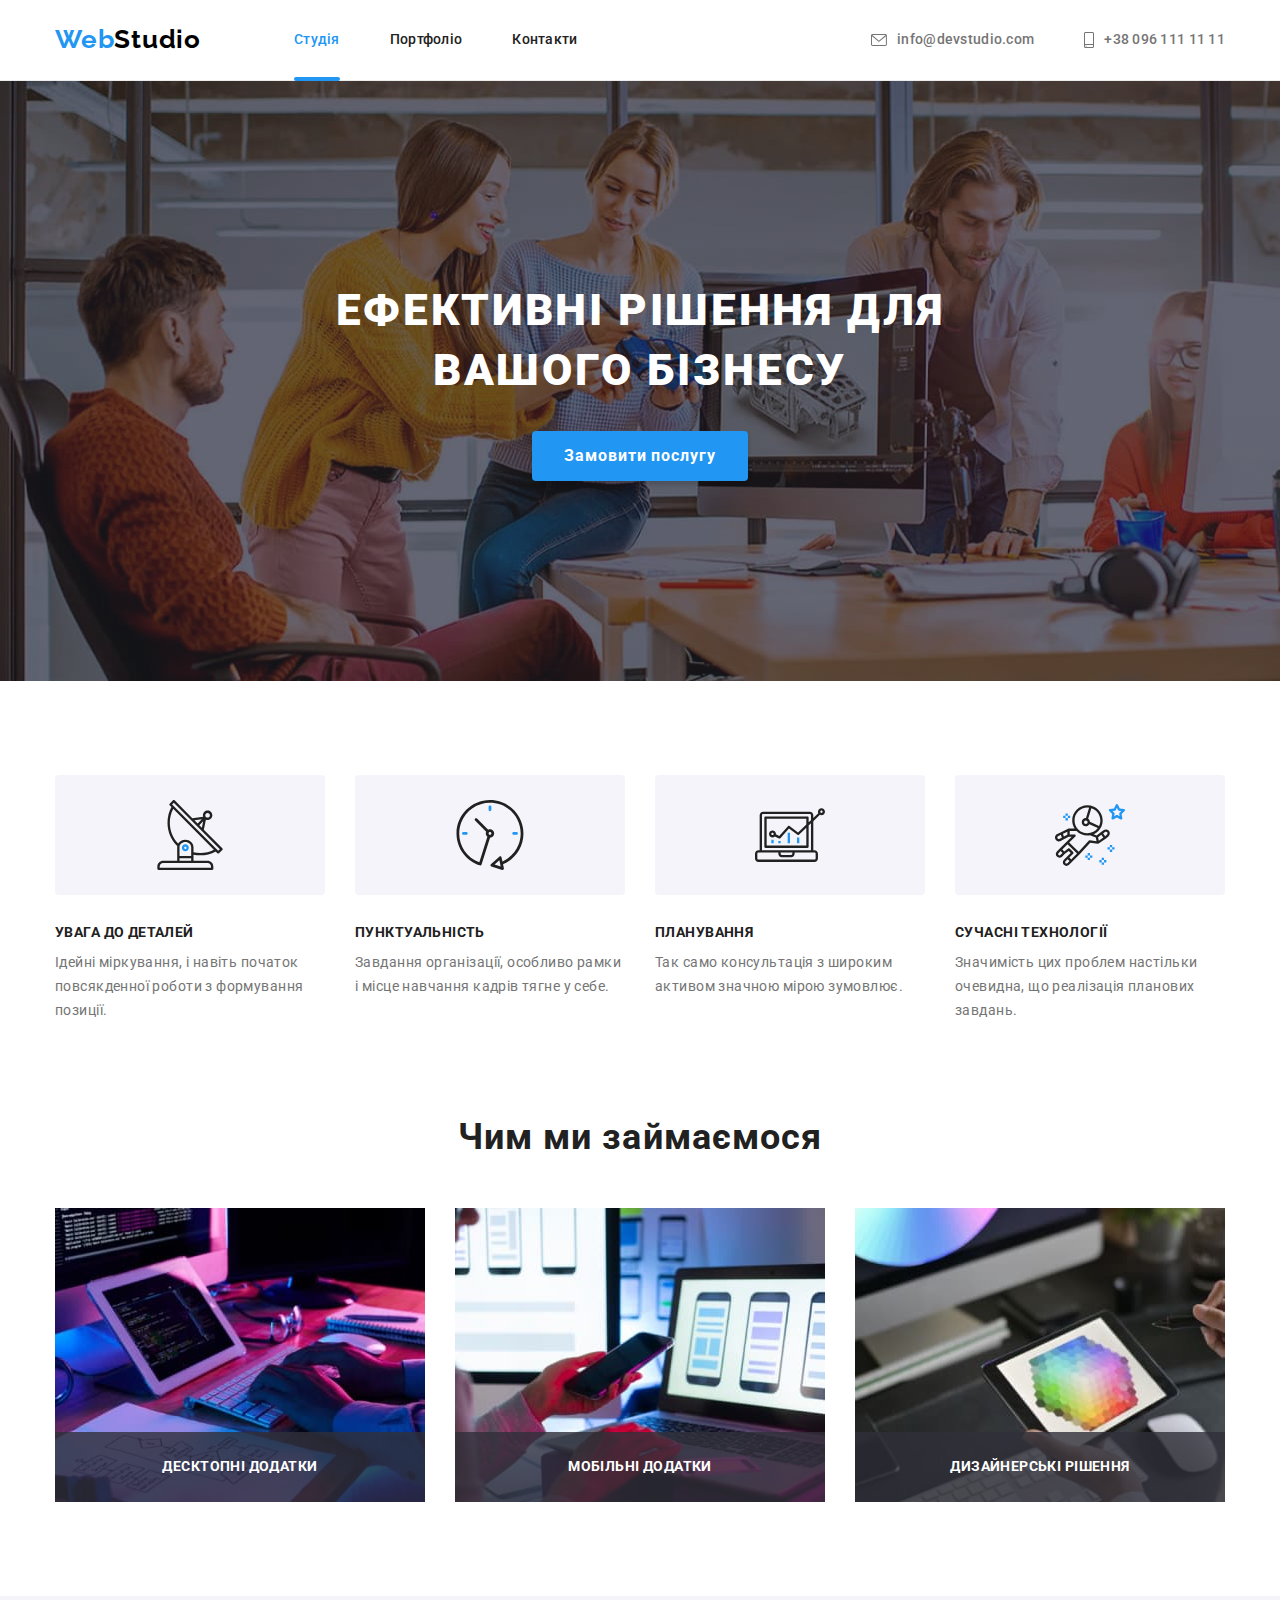
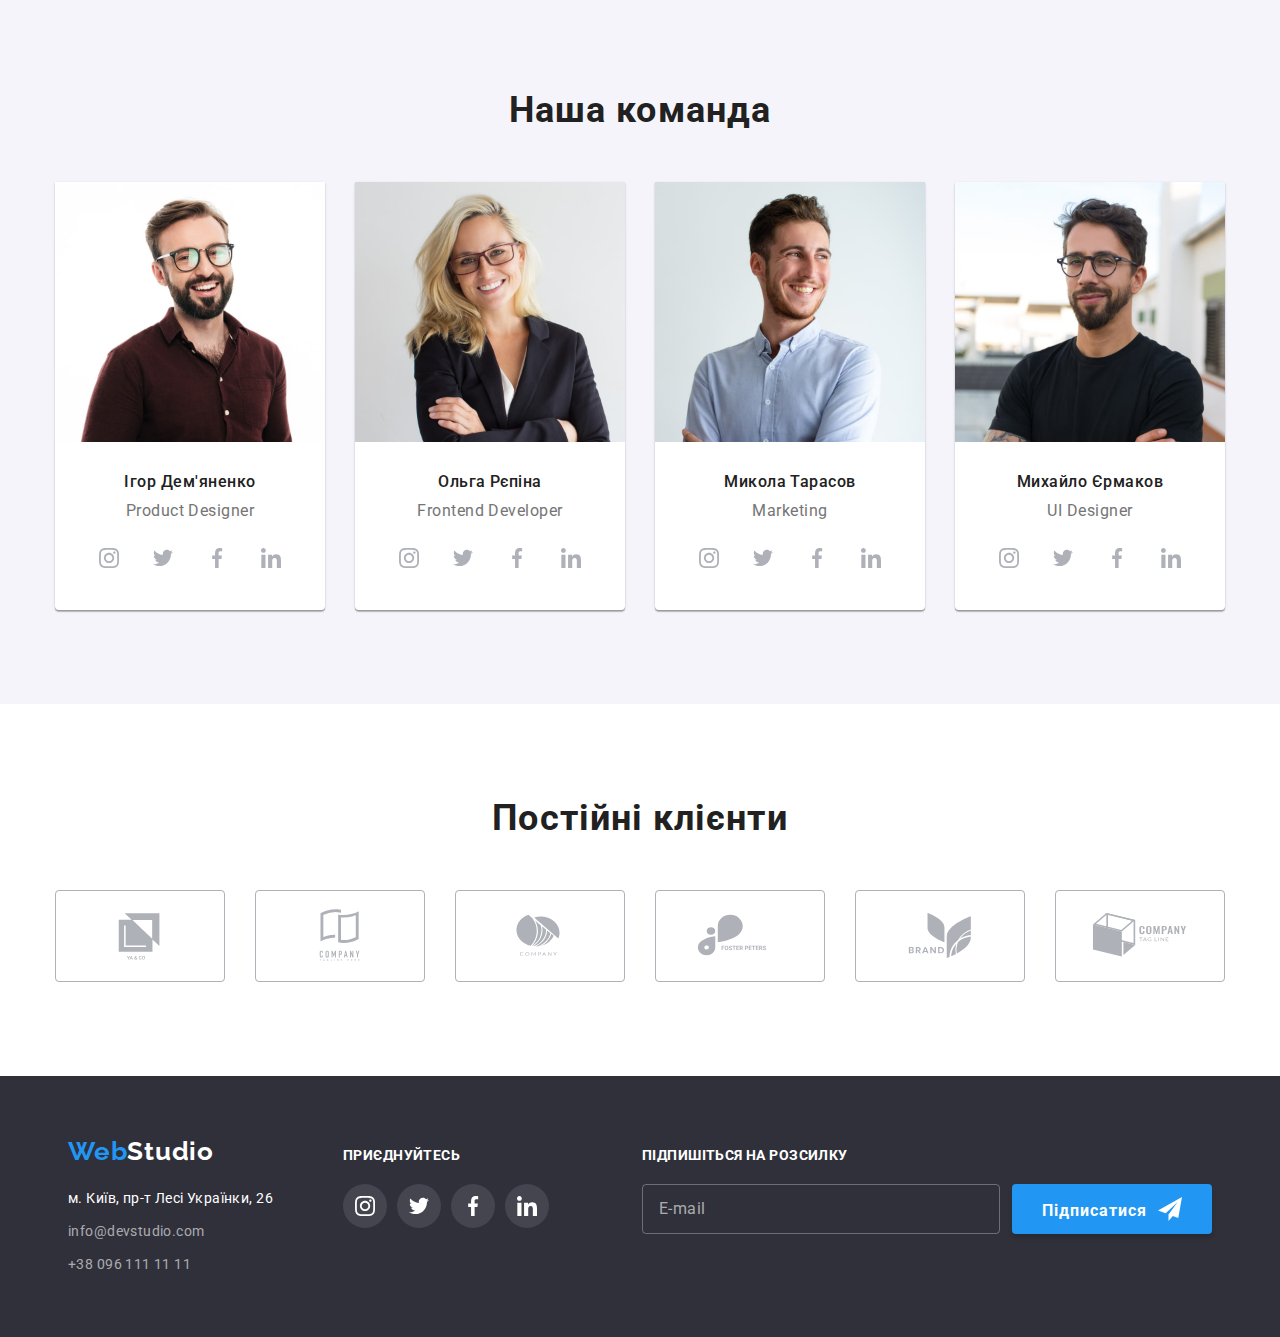
<file: index.html>
<!DOCTYPE html>
<html lang="uk">
  <head>
    <meta charset="UTF-8" />
    <meta http-equiv="X-UA-Compatible" content="IE=edge" />
    <meta name="viewport" content="width=device-width, initial-scale=1.0" />
    <link rel="preconnect" href="https://fonts.googleapis.com" />
    <link rel="preconnect" href="https://fonts.gstatic.com" crossorigin />
    <link
      href="https://fonts.googleapis.com/css2?family=Raleway:wght@700&family=Roboto:wght@400;500;700;900&display=swap"
      rel="stylesheet"
    />
    <link
      rel="stylesheet"
      href="https://cdnjs.cloudflare.com/ajax/libs/animate.css/4.1.1/animate.min.css"
    />
    <link
      rel="stylesheet"
      href="https://cdnjs.cloudflare.com/ajax/libs/modern-normalize/1.1.0/modern-normalize.min.css"
    />
    <title>WebStudio</title>
    <link rel="stylesheet" href="./css/styles.css" />
  </head>

  <body>
    <!--Header section-->
    <header class="page-header">
      <div class="container container-header">
        <nav class="header-nav">
          <a class="header-logo" href="./index.html"
            ><span class="accent">Web</span>Studio</a
          >
          <ul class="header-list">
            <li class="item">
              <a class="link current" href="./index.html">Студія</a>
            </li>
            <li class="item">
              <a class="link" href="./portfolio.html">Портфоліо</a>
            </li>
            <li class="item"><a class="link" href="#">Контакти</a></li>
          </ul>
        </nav>
        <ul class="contact">
          <li class="item">
            <a class="link" href="mailto:info@devstudio.com">
              <svg
                viewBox="0 0 43 32"
                width="16"
                height="12"
                class="icon-envelope"
              >
                <use xlink:href="./images/sprite.svg#icon-envelope"></use>
              </svg>
              info@devstudio.com
            </a>
          </li>
          <li class="item">
            <a class="link" href="tel:+380961111111">
              <svg
                viewBox="0 0 20 32"
                width="10"
                height="16"
                class="icon-smartphone"
              >
                <use xlink:href="./images/sprite.svg#icon-smartphone"></use>
              </svg>
              +38 096 111 11 11
            </a>
          </li>
        </ul>
      </div>
    </header>
    <main>
      <!-- Hero section -->
      <section class="hero">
        <div class="container container-hero">
          <h1 class="hero-title">Ефективні рішення для вашого бізнесу</h1>
          <button class="hero-button" type="button" data-modal-open>
            Замовити послугу
          </button>
          <div class="backdrop is-hidden" data-modal>
            <div class="modal">
              <p class="modal-title">Залиште свої дані, ми вам передзвонимо</p>
              <button type="button" class="close-button" data-modal-close>
                <svg viewBox="0 0 11 11" width="11" class="icon shape-codepen">
                  <use xlink:href="./images/sprite.svg#icon-close"></use>
                </svg>
              </button>
              <form class="form">
                <div class="form-field">
                  <label for="name">Ім'я</label>
                  <div class="form-wrap">
                    <input
                      class="form-input"
                      type="text"
                      name="name"
                      id="name"
                    />
                    <svg
                      viewBox="0 0 32 32"
                      width="18"
                      height="18"
                      class="icon-person"
                    >
                      <use xlink:href="./images/sprite.svg#icon-person"></use>
                    </svg>
                  </div>
                </div>

                <div class="form-field">
                  <label for="tel">Телефон</label>
                  <div class="form-wrap">
                    <input class="form-input" type="tel" name="tel" id="tel" />
                    <svg
                      viewBox="0 0 32 32"
                      width="18"
                      height="18"
                      class="icon-phone"
                    >
                      <use xlink:href="./images/sprite.svg#icon-phone"></use>
                    </svg>
                  </div>
                </div>

                <div class="form-field">
                  <label for="mail">Пошта</label>
                  <div class="form-wrap">
                    <input
                      class="form-input"
                      type="email"
                      name="mail"
                      id="mail"
                    />
                    <svg
                      viewBox="0 0 32 32"
                      width="18"
                      height="18"
                      class="icon-email"
                    >
                      <use xlink:href="./images/sprite.svg#icon-email"></use>
                    </svg>
                  </div>
                </div>

                <div class="form-field">
                  <label class="comment">
                    Коментар
                    <textarea
                      name="comment"
                      rows="5"
                      placeholder="Введіть текст"
                    ></textarea>
                  </label>
                </div>

                <div class="accept">
                  <input
                    type="checkbox"
                    name="accept"
                    value=""
                    id="accept"
                    class="visually-hidden"
                    required
                  />
                  <label for="accept">
                    <span class="checkbox">
                      <svg
                        viewBox="0 0 34 32"
                        width="16"
                        height="15"
                        class="icon-check"
                      >
                        <use xlink:href="./images/sprite.svg#icon-check"></use>
                      </svg>
                    </span>
                    Погоджуюся з розсилкою та приймаю
                    <a href=""> Умови договору </a>
                  </label>
                </div>

                <button class="form-button" type="submit">Відправити</button>
              </form>
            </div>
          </div>
        </div>
      </section>

      <!-- Section about advantages-->
      <section class="advanteges">
        <div class="container container-advanteges">
          <h2 class="visually-hidden">Переваги</h2>
          <ul class="advanteges-list">
            <li class="item">
              <div class="advantages-wrap">
                <svg
                  viewBox="0 0 32 32"
                  width="70"
                  height="70"
                  class="advantages-icon"
                >
                  <use xlink:href="./images/sprite.svg#icon-antenna"></use>
                </svg>
              </div>
              <h3 class="advanteges-item">УВАГА ДО ДЕТАЛЕЙ</h3>
              <p class="advanteges-text">
                Ідейні міркування, і навіть початок повсякденної роботи з
                формування позиції.
              </p>
            </li>
            <li class="item">
              <div class="advantages-wrap">
                <svg
                  viewBox="0 0 32 32"
                  width="70"
                  height="70"
                  class="advantages-icon"
                >
                  <use xlink:href="./images/sprite.svg#icon-clock"></use>
                </svg>
              </div>
              <h3 class="advanteges-item">ПУНКТУАЛЬНІСТЬ</h3>
              <p class="advanteges-text">
                Завдання організації, особливо рамки і місце навчання кадрів
                тягне у себе.
              </p>
            </li>
            <li class="item">
              <div class="advantages-wrap">
                <svg
                  viewBox="0 0 32 32"
                  width="70"
                  height="70"
                  class="advantages-icon"
                >
                  <use xlink:href="./images/sprite.svg#icon-diagram"></use>
                </svg>
              </div>
              <h3 class="advanteges-item">ПЛАНУВАННЯ</h3>
              <p class="advanteges-text">
                Так само консультація з широким активом значною мірою зумовлює.
              </p>
            </li>
            <li class="item">
              <div class="advantages-wrap">
                <svg
                  viewBox="0 0 32 32"
                  width="70"
                  height="70"
                  class="advantages-icon"
                >
                  <use xlink:href="./images/sprite.svg#icon-astronaut"></use>
                </svg>
              </div>
              <h3 class="advanteges-item">СУЧАСНІ ТЕХНОЛОГІЇ</h3>
              <p class="advanteges-text">
                Значимість цих проблем настільки очевидна, що реалізація
                планових завдань.
              </p>
            </li>
          </ul>
        </div>
      </section>

      <!-- Section About -->
      <section class="section-about">
        <div class="container container-about">
          <h2 class="about-title">Чим ми займаємося</h2>
          <ul class="about-list">
            <li class="item">
              <div class="wrap-text">
                <img src="./images/box1.jpg" alt="box1" width="370" />
                <p class="image-title">Десктопні додатки</p>
              </div>
            </li>
            <li class="item">
              <div class="wrap-text">
                <img src="./images/box2.jpg" alt="box2" width="370" />
                <div class="thumb">
                  <p class="image-title">Мобільні додатки</p>
                </div>
              </div>
            </li>
            <li class="item">
              <div class="wrap-text">
                <img src="./images/box3.jpg" alt="box3" width="370" />
                <div class="thumb">
                  <p class="image-title">Дизайнерські рішення</p>
                </div>
              </div>
            </li>
          </ul>
        </div>
      </section>

      <!-- Section Team -->
      <section class="section-team">
        <div class="container container-team">
          <h2 class="team-title">Наша команда</h2>
          <ul class="team-list">
            <li class="team-card">
              <img
                class="photo"
                src="./images/Ihor.jpg"
                alt="IhorDemyanenko"
                width="270"
              />
              <div class="wrap">
                <h3 class="name">Ігор Дем'яненко</h3>
                <p class="name-text">Product Designer</p>
                <ul class="team-card-social">
                  <li class="social-item">
                    <a href="#" class="social-link">
                      <svg
                        viewBox="0 0 100 100"
                        width="20"
                        class="icon shape-codepen"
                      >
                        <use
                          xlink:href="./images/sprite.svg#icon-instagram"
                        ></use>
                      </svg>
                    </a>
                  </li>
                  <li class="social-item">
                    <a href="#" class="social-link">
                      <svg
                        viewBox="0 0 100 100"
                        width="20"
                        class="icon shape-codepen"
                      >
                        <use
                          xlink:href="./images/sprite.svg#icon-twitter"
                        ></use>
                      </svg>
                    </a>
                  </li>
                  <li class="social-item">
                    <a href="#" class="social-link">
                      <svg
                        viewBox="0 0 100 100"
                        width="20"
                        class="icon shape-codepen"
                      >
                        <use
                          xlink:href="./images/sprite.svg#icon-facebook"
                        ></use>
                      </svg>
                    </a>
                  </li>
                  <li class="social-item">
                    <a href="#" class="social-link">
                      <svg
                        viewBox="0 0 100 100"
                        width="20"
                        class="icon shape-codepen"
                      >
                        <use
                          xlink:href="./images/sprite.svg#icon-linkedin"
                        ></use>
                      </svg>
                    </a>
                  </li>
                </ul>
              </div>
            </li>
            <li class="team-card">
              <img
                class="photo"
                src="./images/Olha.jpg"
                alt="OlgaRepina"
                width="270"
              />
              <div class="wrap">
                <h3 class="name">Ольга Рєпіна</h3>
                <p class="name-text">Frontend Developer</p>
                <ul class="team-card-social">
                  <li class="social-item">
                    <a href="#" class="social-link">
                      <svg
                        viewBox="0 0 100 100"
                        width="20"
                        class="icon shape-codepen"
                      >
                        <use
                          xlink:href="./images/sprite.svg#icon-instagram"
                        ></use>
                      </svg>
                    </a>
                  </li>
                  <li class="social-item">
                    <a href="#" class="social-link">
                      <svg
                        viewBox="0 0 100 100"
                        width="20"
                        class="icon shape-codepen"
                      >
                        <use
                          xlink:href="./images/sprite.svg#icon-twitter"
                        ></use>
                      </svg>
                    </a>
                  </li>
                  <li class="social-item">
                    <a href="#" class="social-link">
                      <svg
                        viewBox="0 0 100 100"
                        width="20"
                        class="icon shape-codepen"
                      >
                        <use
                          xlink:href="./images/sprite.svg#icon-facebook"
                        ></use>
                      </svg>
                    </a>
                  </li>
                  <li class="social-item">
                    <a href="#" class="social-link">
                      <svg
                        viewBox="0 0 100 100"
                        width="20"
                        class="icon shape-codepen"
                      >
                        <use
                          xlink:href="./images/sprite.svg#icon-linkedin"
                        ></use>
                      </svg>
                    </a>
                  </li>
                </ul>
              </div>
            </li>
            <li class="team-card">
              <img
                class="photo"
                src="./images/Mykola.jpg"
                alt="MykolaTarasov"
                width="270"
              />
              <div class="wrap">
                <h3 class="name">Микола Тарасов</h3>
                <p class="name-text">Marketing</p>
                <ul class="team-card-social">
                  <li class="social-item">
                    <a href="#" class="social-link">
                      <svg
                        viewBox="0 0 100 100"
                        width="20"
                        class="icon shape-codepen"
                      >
                        <use
                          xlink:href="./images/sprite.svg#icon-instagram"
                        ></use>
                      </svg>
                    </a>
                  </li>
                  <li class="social-item">
                    <a href="#" class="social-link">
                      <svg
                        viewBox="0 0 100 100"
                        width="20"
                        class="icon shape-codepen"
                      >
                        <use
                          xlink:href="./images/sprite.svg#icon-twitter"
                        ></use>
                      </svg>
                    </a>
                  </li>
                  <li class="social-item">
                    <a href="#" class="social-link">
                      <svg
                        viewBox="0 0 100 100"
                        width="20"
                        class="icon shape-codepen"
                      >
                        <use
                          xlink:href="./images/sprite.svg#icon-facebook"
                        ></use>
                      </svg>
                    </a>
                  </li>
                  <li class="social-item">
                    <a href="#" class="social-link">
                      <svg
                        viewBox="0 0 100 100"
                        width="20"
                        class="icon shape-codepen"
                      >
                        <use
                          xlink:href="./images/sprite.svg#icon-linkedin"
                        ></use>
                      </svg>
                    </a>
                  </li>
                </ul>
              </div>
            </li>
            <li class="team-card">
              <img
                class="photo"
                src="./images/Myhailo.jpg"
                alt="MykhailoYermakov"
                width="270"
              />
              <div class="wrap">
                <h3 class="name">Михайло Єрмаков</h3>
                <p class="name-text">UI Designer</p>
                <ul class="team-card-social">
                  <li class="social-item">
                    <a href="#" class="social-link">
                      <svg
                        viewBox="0 0 100 100"
                        width="20"
                        class="icon shape-codepen"
                      >
                        <use
                          xlink:href="./images/sprite.svg#icon-instagram"
                        ></use>
                      </svg>
                    </a>
                  </li>
                  <li class="social-item">
                    <a href="#" class="social-link">
                      <svg
                        viewBox="0 0 100 100"
                        width="20"
                        class="icon shape-codepen"
                      >
                        <use
                          xlink:href="./images/sprite.svg#icon-twitter"
                        ></use>
                      </svg>
                    </a>
                  </li>
                  <li class="social-item">
                    <a href="#" class="social-link">
                      <svg
                        viewBox="0 0 100 100"
                        width="20"
                        class="icon shape-codepen"
                      >
                        <use
                          xlink:href="./images/sprite.svg#icon-facebook"
                        ></use>
                      </svg>
                    </a>
                  </li>
                  <li class="social-item">
                    <a href="#" class="social-link">
                      <svg
                        viewBox="0 0 100 100"
                        width="20"
                        class="icon shape-codepen"
                      >
                        <use
                          xlink:href="./images/sprite.svg#icon-linkedin"
                        ></use>
                      </svg>
                    </a>
                  </li>
                </ul>
              </div>
            </li>
          </ul>
        </div>
      </section>
      <section class="section-customers">
        <div class="container">
          <h2 class="customers-title">Постійні клієнти</h2>
          <ul class="customers-list">
            <li class="customers-item">
              <a href="#" class="customers-link">
                <svg
                  viewBox="0 0 57 32"
                  width="106"
                  height="60"
                  class="icon shape-codepen"
                >
                  <use xlink:href="./images/sprite.svg#icon-yaco"></use>
                </svg>
              </a>
            </li>
            <li class="customers-item">
              <a href="#" class="customers-link">
                <svg
                  viewBox="0 0 57 32"
                  width="106"
                  height="60"
                  class="icon shape-codepen"
                >
                  <use xlink:href="./images/sprite.svg#icon-tagline-here"></use>
                </svg>
              </a>
            </li>
            <li class="customers-item">
              <a href="#" class="customers-link">
                <svg
                  viewBox="0 0 57 32"
                  width="106"
                  height="60"
                  class="icon shape-codepen"
                >
                  <use xlink:href="./images/sprite.svg#icon-company"></use>
                </svg>
              </a>
            </li>
            <li class="customers-item">
              <a href="#" class="customers-link">
                <svg
                  viewBox="0 0 57 32"
                  width="106"
                  height="60"
                  class="icon shape-codepen"
                >
                  <use xlink:href="./images/sprite.svg#icon-fosterpeters"></use>
                </svg>
              </a>
            </li>
            <li class="customers-item">
              <a href="#" class="customers-link">
                <svg
                  viewBox="0 0 57 32"
                  width="106"
                  height="60"
                  class="icon shape-codepen"
                >
                  <use xlink:href="./images/sprite.svg#icon-brand"></use>
                </svg>
              </a>
            </li>
            <li class="customers-item">
              <a href="#" class="customers-link">
                <svg
                  viewBox="0 0 57 32"
                  width="106"
                  height="60"
                  class="icon shape-codepen"
                >
                  <use xlink:href="./images/sprite.svg#icon-tagline"></use>
                </svg>
              </a>
            </li>
          </ul>
        </div>
      </section>
    </main>
    <footer class="footer">
      <div class="container container-footer">
        <div class="footer-address">
          <a class="footer-logo" href="./index.html"
            ><span class="accent">Web</span>Studio</a
          >
          <address>
            <ul class="footer-contact">
              <li class="item">
                <a
                  class="link address"
                  href="https://goo.gl/maps/ZbV2hNCT7M9UBxnV7"
                  target="_blank"
                  rel="noreferrer noopener nofollow"
                  >м. Київ, пр-т Лесі Українки, 26</a
                >
              </li>
              <li class="item">
                <a class="link" href="mailto:info@devstudio.com"
                  >info@devstudio.com</a
                >
              </li>
              <li class="item">
                <a class="link" href="tel:+380961111111">+38 096 111 11 11</a>
              </li>
            </ul>
          </address>
        </div>
        <div class="footer-social-link">
          <p class="footer-text">приєднуйтесь</p>
          <ul class="footer-social">
            <li class="social-item">
              <a href="#" class="social-link">
                <svg
                  viewBox="0 0 100 100"
                  width="20"
                  class="icon shape-codepen"
                >
                  <use xlink:href="./images/sprite.svg#icon-instagram"></use>
                </svg>
              </a>
            </li>
            <li class="social-item">
              <a href="#" class="social-link">
                <svg
                  viewBox="0 0 100 100"
                  width="20"
                  class="icon shape-codepen"
                >
                  <use xlink:href="./images/sprite.svg#icon-twitter"></use>
                </svg>
              </a>
            </li>
            <li class="social-item">
              <a href="#" class="social-link">
                <svg
                  viewBox="0 0 100 100"
                  width="20"
                  class="icon shape-codepen"
                >
                  <use xlink:href="./images/sprite.svg#icon-facebook"></use>
                </svg>
              </a>
            </li>
            <li class="social-item">
              <a href="#" class="social-link">
                <svg
                  viewBox="0 0 100 100"
                  width="20"
                  class="icon shape-codepen"
                >
                  <use xlink:href="./images/sprite.svg#icon-linkedin"></use>
                </svg>
              </a>
            </li>
          </ul>
        </div>

        <div class="container-subscription">
          <p class="subscrtion-title">підпишіться на розсилку</p>

          <form class="form-subscription">
            <input
              class="form-input"
              type="email"
              name="mail"
              placeholder="E-mail"
            />
            <button class="subscription-button" type="submit">
              Підписатися
              <svg viewBox="0 0 32 32" width="24" height="24" class="icon-send">
                <use xlink:href="./images/sprite.svg#icon-send"></use>
              </svg>
            </button>
          </form>
        </div>
      </div>
    </footer>

    <script src="./js/modal.js"></script>
  </body>
</html>
</file>
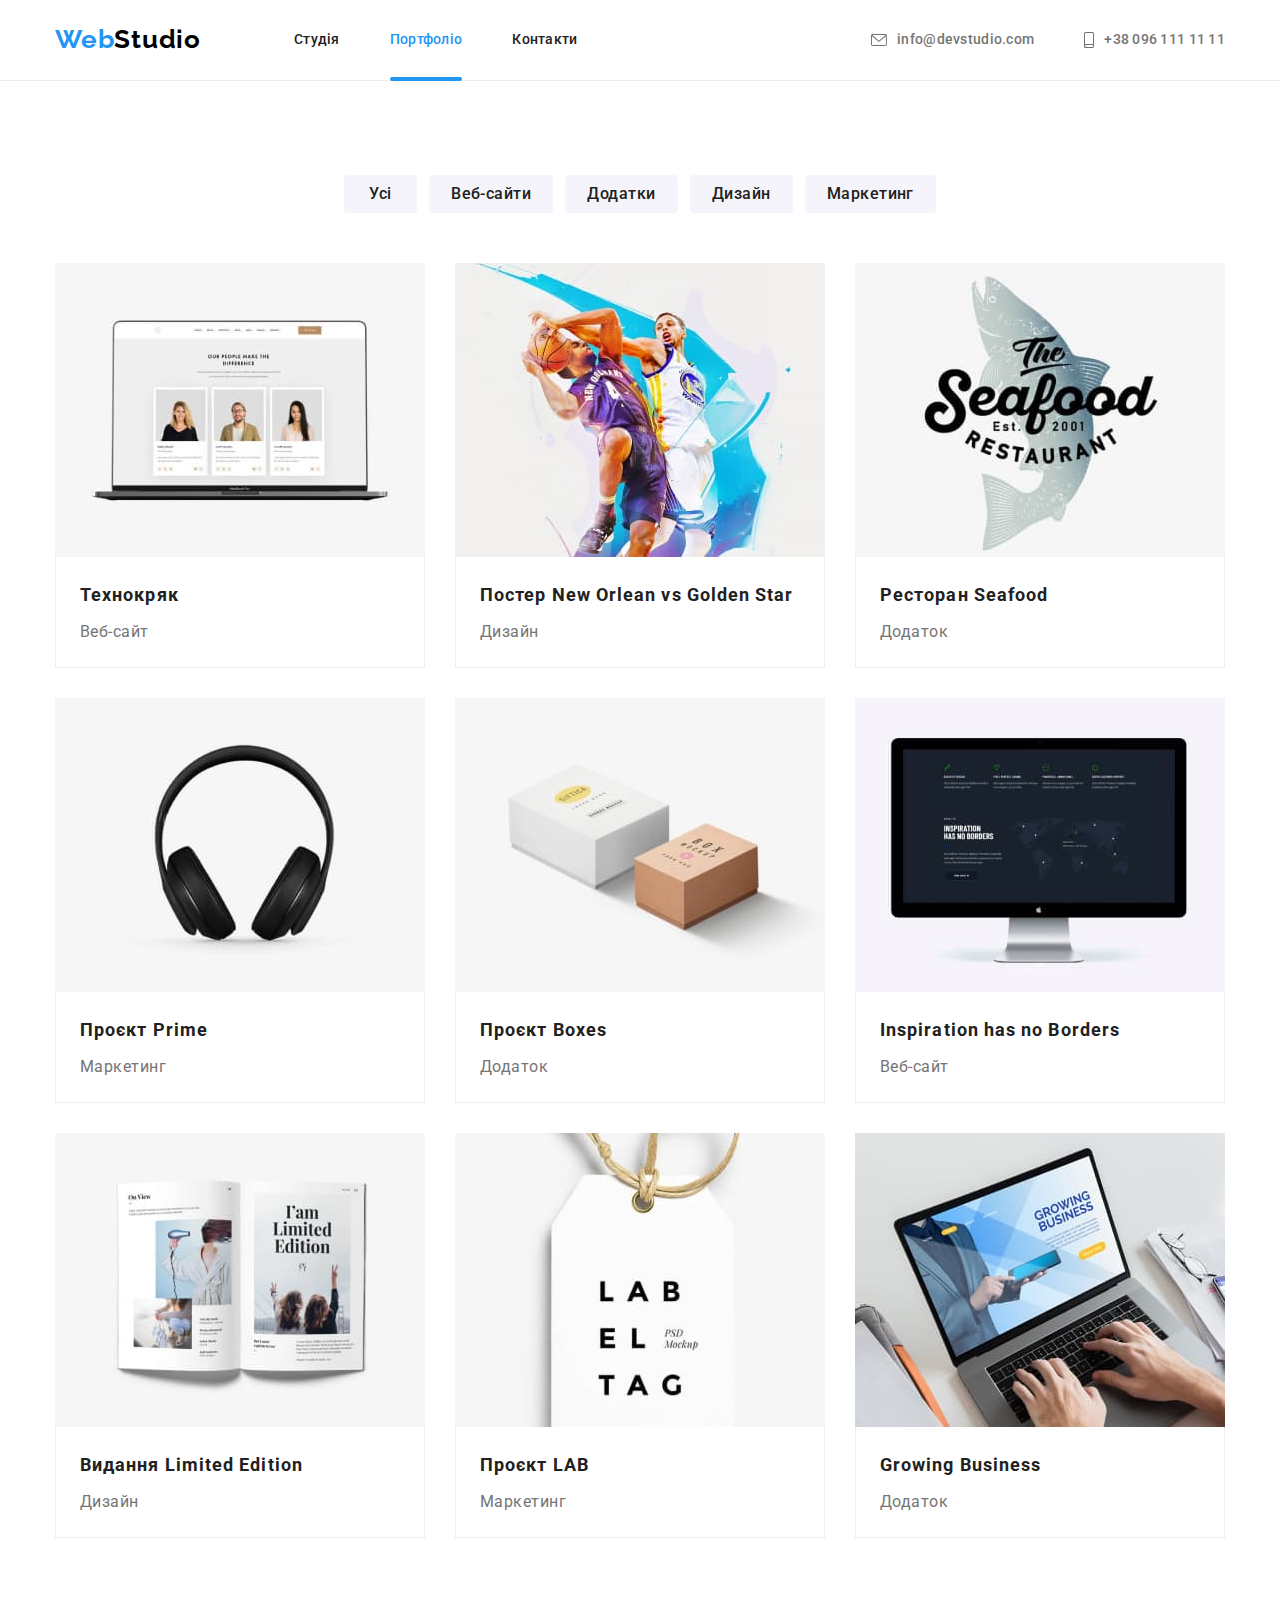
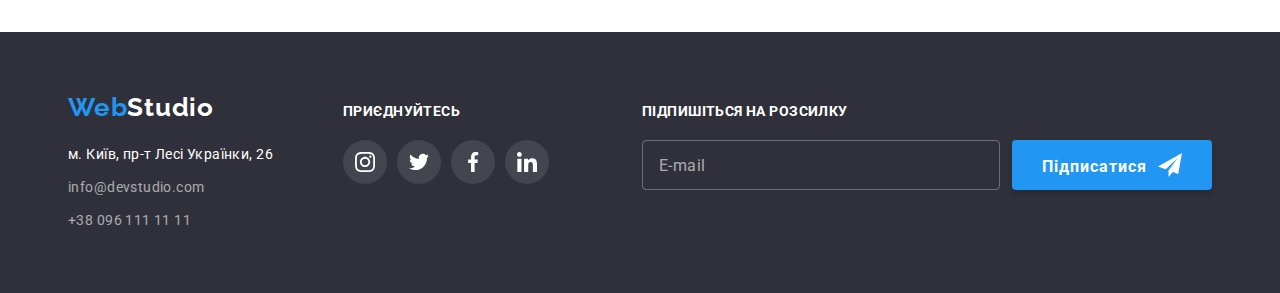
<file: portfolio.html>
<!DOCTYPE html>
<html lang="uk">
  <head>
    <meta charset="UTF-8" />
    <meta http-equiv="X-UA-Compatible" content="IE=edge" />
    <meta name="viewport" content="width=device-width, initial-scale=1.0" />
    <link rel="preconnect" href="https://fonts.googleapis.com" />
    <link rel="preconnect" href="https://fonts.gstatic.com" crossorigin />
    <link
      href="https://fonts.googleapis.com/css2?family=Raleway:wght@700&family=Roboto:wght@400;500;700;900&display=swap"
      rel="stylesheet"
    />
    <link
      rel="stylesheet"
      href="https://cdnjs.cloudflare.com/ajax/libs/modern-normalize/1.1.0/modern-normalize.min.css"
    />
    <title>WebStudio</title>
    <link rel="stylesheet" href="./css/styles.css" />
  </head>
  <body>
    <!--Header section-->
    <header class="page-header">
      <div class="container container-header">
        <nav class="header-nav">
          <a class="header-logo" href="./index.html"
            ><span class="accent">Web</span>Studio</a
          >
          <ul class="header-list">
            <li class="item">
              <a class="link" href="./index.html">Студія</a>
            </li>
            <li class="item">
              <a class="link current" href="./portfolio.html">Портфоліо</a>
            </li>
            <li class="item"><a class="link" href="#">Контакти</a></li>
          </ul>
        </nav>
        <ul class="contact">
          <li class="item">
            <a class="link" href="mailto:info@devstudio.com">
              <svg
                viewBox="0 0 43 32"
                width="16"
                height="12"
                class="icon-envelope"
              >
                <use xlink:href="./images/sprite.svg#icon-envelope"></use>
              </svg>
              info@devstudio.com
            </a>
          </li>
          <li class="item">
            <a class="link" href="tel:+380961111111">
              <svg
                viewBox="0 0 20 32"
                width="10"
                height="16"
                class="icon-smartphone"
              >
                <use xlink:href="./images/sprite.svg#icon-smartphone"></use>
              </svg>
              +38 096 111 11 11
            </a>
          </li>
        </ul>
      </div>
    </header>
    <main>
      <!-- Hero section -->
      <section class="portfolio">
        <div class="container">
          <!-- Hidden header h1 -->
          <h1 class="visually-hidden">Фільтр</h1>
          <ul class="filter-list">
            <li class="item">
              <button class="button-filter all" type="button">Усі</button>
            </li>
            <li class="item">
              <button class="button-filter" type="button">Веб-сайти</button>
            </li>
            <li class="item">
              <button class="button-filter" type="button">Додатки</button>
            </li>
            <li class="item">
              <button class="button-filter" type="button">Дизайн</button>
            </li>
            <li class="item">
              <button class="button-filter" type="button">Маркетинг</button>
            </li>
          </ul>
          <!-- Portfolio section -->
          <ul class="examples-list">
            <li class="examples-card">
              <a href="#">
                <div class="examples-photo-wrap">
                  <img
                    class="photo"
                    src="./images/Technocrack.jpg"
                    alt="Технокряк"
                    width="370"
                  />
                  <p class="examples-description">
                    Ресурс пропонує комплексні пропозиції з різним рівнем
                    функціоналу та сервісів. Все це дозволить відвідувачу
                    отримати вичерпні відомості про компанію чи приватну особу.
                  </p>
                </div>
                <div class="wrap">
                  <h2 class="examples-title">Технокряк</h2>
                  <p class="examples-text">Веб-сайт</p>
                </div>
              </a>
            </li>
            <li class="examples-card">
              <a href="#">
                <div class="examples-photo-wrap">
                  <img
                    class="photo"
                    src="./images/Poster.jpg"
                    alt="Постер New Orlean vs Golden Star"
                    width="370"
                  />
                  <p class="examples-description">
                    Ресурс пропонує комплексні пропозиції з різним рівнем
                    функціоналу та сервісів. Все це дозволить відвідувачу
                    отримати вичерпні відомості про компанію чи приватну особу.
                  </p>
                </div>
                <div class="wrap">
                  <h2 class="examples-title">
                    Постер New Orlean vs Golden Star
                  </h2>
                  <p class="examples-text">Дизайн</p>
                </div>
              </a>
            </li>
            <li class="examples-card">
              <a href="#">
                <div class="examples-photo-wrap">
                  <img
                    class="photo"
                    src="./images/Restaurant.jpg"
                    alt="Ресторан Seafood"
                    width="370"
                  />
                  <p class="examples-description">
                    Ресурс пропонує комплексні пропозиції з різним рівнем
                    функціоналу та сервісів. Все це дозволить відвідувачу
                    отримати вичерпні відомості про компанію чи приватну особу.
                  </p>
                </div>
                <div class="wrap">
                  <h2 class="examples-title">Ресторан Seafood</h2>
                  <p class="examples-text">Додаток</p>
                </div>
              </a>
            </li>
            <li class="examples-card">
              <a href="#">
                <div class="examples-photo-wrap">
                  <img
                    class="photo"
                    src="./images/Prime.jpg"
                    alt="Проєкт Prime"
                    width="370"
                  />
                  <p class="examples-description">
                    Ресурс пропонує комплексні пропозиції з різним рівнем
                    функціоналу та сервісів. Все це дозволить відвідувачу
                    отримати вичерпні відомості про компанію чи приватну особу.
                  </p>
                </div>
                <div class="wrap">
                  <h2 class="examples-title">Проєкт Prime</h2>
                  <p class="examples-text">Маркетинг</p>
                </div>
              </a>
            </li>
            <li class="examples-card">
              <a href="#">
                <div class="examples-photo-wrap">
                  <img
                    class="photo"
                    src="./images/Boxes.jpg"
                    alt="Проєкт Boxes"
                    width="370"
                  />
                  <p class="examples-description">
                    Ресурс пропонує комплексні пропозиції з різним рівнем
                    функціоналу та сервісів. Все це дозволить відвідувачу
                    отримати вичерпні відомості про компанію чи приватну особу.
                  </p>
                </div>
                <div class="wrap">
                  <h2 class="examples-title">Проєкт Boxes</h2>
                  <p class="examples-text">Додаток</p>
                </div>
              </a>
            </li>
            <li class="examples-card">
              <a href="#">
                <div class="examples-photo-wrap">
                  <img
                    class="photo"
                    src="./images/Inspiration.jpg"
                    alt="Inspiration has no Borders"
                    width="370"
                  />
                  <p class="examples-description">
                    Ресурс пропонує комплексні пропозиції з різним рівнем
                    функціоналу та сервісів. Все це дозволить відвідувачу
                    отримати вичерпні відомості про компанію чи приватну особу.
                  </p>
                </div>
                <div class="wrap">
                  <h2 class="examples-title">Inspiration has no Borders</h2>
                  <p class="examples-text">Веб-сайт</p>
                </div>
              </a>
            </li>
            <li class="examples-card">
              <a href="#">
                <div class="examples-photo-wrap">
                  <img
                    class="photo"
                    src="./images/Edition.jpg"
                    alt="Видання Limited Edition"
                    width="370"
                  />
                  <p class="examples-description">
                    Ресурс пропонує комплексні пропозиції з різним рівнем
                    функціоналу та сервісів. Все це дозволить відвідувачу
                    отримати вичерпні відомості про компанію чи приватну особу.
                  </p>
                </div>
                <div class="wrap">
                  <h2 class="examples-title">Видання Limited Edition</h2>
                  <p class="examples-text">Дизайн</p>
                </div>
              </a>
            </li>
            <li class="examples-card">
              <a href="#">
                <div class="examples-photo-wrap">
                  <img
                    class="photo"
                    src="./images/LAB.jpg"
                    alt="Проєкт LAB"
                    width="370"
                  />
                  <p class="examples-description">
                    Ресурс пропонує комплексні пропозиції з різним рівнем
                    функціоналу та сервісів. Все це дозволить відвідувачу
                    отримати вичерпні відомості про компанію чи приватну особу.
                  </p>
                </div>
                <div class="wrap">
                  <h2 class="examples-title">Проєкт LAB</h2>
                  <p class="examples-text">Маркетинг</p>
                </div>
              </a>
            </li>
            <li class="examples-card">
              <a href="#">
                <div class="examples-photo-wrap">
                  <img
                    class="photo"
                    src="./images/GrowingBusiness.jpg"
                    alt="Growing Business"
                    width="370"
                  />
                  <p class="examples-description">
                    Ресурс пропонує комплексні пропозиції з різним рівнем
                    функціоналу та сервісів. Все це дозволить відвідувачу
                    отримати вичерпні відомості про компанію чи приватну особу.
                  </p>
                </div>
                <div class="wrap">
                  <h2 class="examples-title">Growing Business</h2>
                  <p class="examples-text">Додаток</p>
                </div>
              </a>
            </li>
          </ul>
        </div>
      </section>
    </main>
    <footer class="footer">
      <div class="container container-footer">
        <div class="footer-address">
          <a class="footer-logo" href="./index.html"
            ><span class="accent">Web</span>Studio</a
          >
          <address>
            <ul class="footer-contact">
              <li class="item">
                <a
                  class="link address"
                  href="https://goo.gl/maps/ZbV2hNCT7M9UBxnV7"
                  target="_blank"
                  rel="noreferrer noopener nofollow"
                  >м. Київ, пр-т Лесі Українки, 26</a
                >
              </li>
              <li class="item">
                <a class="link" href="mailto:info@devstudio.com"
                  >info@devstudio.com</a
                >
              </li>
              <li class="item">
                <a class="link" href="tel:+380961111111">+38 096 111 11 11</a>
              </li>
            </ul>
          </address>
        </div>
        <div class="footer-social-link">
          <p class="footer-text">приєднуйтесь</p>
          <ul class="footer-social">
            <li class="social-item">
              <a href="#" class="social-link">
                <svg
                  viewBox="0 0 100 100"
                  width="20"
                  class="icon shape-codepen"
                >
                  <use xlink:href="./images/sprite.svg#icon-instagram"></use>
                </svg>
              </a>
            </li>
            <li class="social-item">
              <a href="#" class="social-link">
                <svg
                  viewBox="0 0 100 100"
                  width="20"
                  class="icon shape-codepen"
                >
                  <use xlink:href="./images/sprite.svg#icon-twitter"></use>
                </svg>
              </a>
            </li>
            <li class="social-item">
              <a href="#" class="social-link">
                <svg
                  viewBox="0 0 100 100"
                  width="20"
                  class="icon shape-codepen"
                >
                  <use xlink:href="./images/sprite.svg#icon-facebook"></use>
                </svg>
              </a>
            </li>
            <li class="social-item">
              <a href="#" class="social-link">
                <svg
                  viewBox="0 0 100 100"
                  width="20"
                  class="icon shape-codepen"
                >
                  <use xlink:href="./images/sprite.svg#icon-linkedin"></use>
                </svg>
              </a>
            </li>
          </ul>
        </div>

        <div class="container-subscription">
          <p class="subscrtion-title">підпишіться на розсилку</p>

          <form class="form-subscription">
            <input
              class="form-input"
              type="email"
              name="mail"
              placeholder="E-mail"
            />
            <button class="subscription-button" type="submit">
              Підписатися
              <svg viewBox="0 0 32 32" width="24" height="24" class="icon-send">
                <use xlink:href="./images/sprite.svg#icon-send"></use>
              </svg>
            </button>
          </form>
        </div>
      </div>
    </footer>
  </body>
</html>
</file>
<file: css/styles.css>
/* основний колір тексту #212121 */
/* вторинний колір тексту #757575 */
/* колір акцент тексту #2196F3 */
/* білий #FFFFFF */
/* rgba(255, 255, 255, 0.6) */
:root {
  --primary-text-color: #757575;
  --title-text-color: #212121;
  --accent-color: #2196f3;
  --accent-button-color: #188ce8;
  --primary-white-color: #ffffff;
  --primary-black-color: #000;
  --additional-color: rgba(255, 255, 255, 0.6);
  --background-grey-color: #2f303a;
  --additional-background-color: #f5f4fa;
  --portfolio-background: #eeeeee;
  --header-border: #ececec;
  --form-border: rgba(33, 33, 33, 0.2);
  --social-links: #afb1b8;
  --bg-social-links: rgba(255, 255, 255, 0.1);
  --bg-customers: #f5f5f5;
  --bg-overlay: #c4c4c4;
  --bg-label: rgba(47, 48, 58, 0.8);
  --timing-function: 250ms cubic-bezier(0.4, 0, 0.2, 1);
  --textarea-color: rgba(117, 117, 117, 0.5);
}

/* * {
    outline: 1px solid yellow;
} */

h1,
h2,
h3,
h4,
h5,
h6,
p {
  margin: 0;
}

body {
  background-color: var(--primary-white-color);
  color: var(--title-text-color);
  font-family: "Roboto", sans-serif;
}

ul {
  list-style: none;
  margin: 0;
  padding-left: 0;
}

a {
  text-decoration-line: none;
  /* transition: color 500ms; */
}

img {
  max-width: 100%;
  display: block;
}

header {
  border-bottom: 1px solid var(--header-border);
}

.container {
  margin-left: auto;
  margin-right: auto;
  width: 1200px;
  padding-left: 15px;
  padding-right: 15px;
}

/* .page-header {
} */

.header-nav,
.container-header {
  display: flex;
  align-items: center;
}

.header-list > .item + .item,
.contact > .item + .item {
  margin-left: 50px;
}

.header-logo {
  padding-top: 24px;
  padding-bottom: 25px;

  color: var(--primary-black-color);
  font-family: "Raleway", sans-serif;
  font-weight: 700;
  font-size: 26px;
  line-height: 1.19;
  letter-spacing: 0.03em;
}

.header-logo .accent {
  color: var(--accent-color);
}

.header-list {
  display: flex;
  margin-left: 93px;
}

.header-list .link {
  position: relative;

  display: block;
  padding-top: 32px;
  padding-bottom: 32px;

  color: var(--title-text-color);
  font-weight: 500;
  font-size: 14px;
  line-height: 1.14;
  letter-spacing: 0.02em;

  transition: color var(--timing-function);
}

.header-list .link:hover,
.header-list .link:focus {
  color: var(--accent-color);
}

.header-list .link.current {
  color: var(--accent-color);
}

.header-list .link.current::after {
  content: "";
  position: absolute;
  bottom: -1px;
  left: 0;
  width: 100%;
  height: 4px;
  background-color: var(--accent-color);
  border-radius: 2px;
}

.contact {
  display: flex;
  align-items: center;
  margin-left: auto;
}

.contact .link {
  display: flex;
  align-items: center;
  justify-content: center;
  gap: 10px;
  padding-top: 32px;
  padding-bottom: 32px;

  color: var(--primary-text-color);
  font-weight: 500;
  font-size: 14px;
  line-height: 1.14;
  letter-spacing: 0.02em;

  transition: color var(--timing-function);
}

.contact svg {
  fill: var(--primary-text-color);

  transition: fill var(--timing-function);
}

.contact .link:hover,
.contact .link:focus {
  color: var(--accent-color);
}

.contact .link:hover svg,
.contact .link:focus svg {
  fill: var(--accent-color);
}

/* section hero */

.hero {
  background-image: linear-gradient(
      rgba(47, 48, 58, 0.4),
      rgba(47, 48, 58, 0.4)
    ),
    url(../images/hero-bg.jpg);
  background-color: var(--bg-overlay);
  background-repeat: no-repeat;
  background-size: cover;
  text-align: center;
  padding-top: 200px;
  padding-bottom: 200px;
  max-width: 1600px;
  margin-left: auto;
  margin-right: auto;
}

/* .container-hero {
  
} */

.hero-title {
  margin-right: auto;
  margin-left: auto;
  margin-bottom: 30px;
  max-width: 696px;

  color: var(--primary-white-color);
  font-weight: 900;
  font-size: 44px;
  line-height: 1.36;
  letter-spacing: 0.06em;
  text-transform: uppercase;
}

button {
  display: inline-block;
  border-radius: 4px;
  min-width: 73px;
  border: 2px solid transparent;

  color: var(--primary-white-color);
  font-family: inherit;
  font-weight: 700;
  font-size: 16px;
  line-height: 1.88;
  letter-spacing: 0.06em;
  cursor: pointer;
  box-shadow: 0px 4px 4px rgba(0, 0, 0, 0.15);
  text-align: center;

  transition: background-color var(--timing-function);
}

.hero-button {
  padding: 8px 30px;

  color: var(--primary-white-color);
  background-color: var(--accent-color);

  transition: color var(--timing-function),
    background-color var(--timing-function);
}

.hero-button:hover,
.hero-button:focus {
  color: var(--primary-white-color);
  background-color: var(--accent-button-color);
}

.visually-hidden {
  position: absolute;
  white-space: nowrap;
  width: 1px;
  height: 1px;
  overflow: hidden;
  border: 0;
  padding: 0;
  clip: rect(0 0 0 0);
  clip-path: inset(50%);
  margin: -1px;
}

.advanteges {
  padding-top: 94px;
  padding-bottom: 47px;
}

/* .container-advanteges {
  
} */

.advanteges-list {
  display: flex;
  align-items: flex-start;
  flex-wrap: wrap;
  justify-content: center;
}

.advanteges-list .item {
  display: block;
  width: calc((100% - 90px) / 4);
  margin-right: 30px;
}

.advanteges-list .item:last-child {
  margin-right: 0;
}

.advantages-wrap {
  display: flex;
  align-items: center;
  justify-content: center;
  margin-bottom: 30px;
  height: 120px;
  background-color: var(--additional-background-color);
  border-radius: 4px;
}

.advantages-wrap svg {
  fill: var(--title-text-color);
}

.advanteges-item {
  margin-bottom: 10px;

  color: var(--title-text-color);
  font-size: 14px;
  line-height: 1.14;
  letter-spacing: 0.03em;
  text-transform: uppercase;
}

.advanteges-text {
  color: var(--primary-text-color);
  font-size: 14px;
  line-height: 1.71;
  letter-spacing: 0.03em;
}

.section-about {
  text-align: center;
  padding-top: 47px;
  padding-bottom: 94px;
}

.about-list {
  display: flex;
  align-items: center;
}

.about-list .item {
  margin-right: 30px;
}

.about-list .item:last-child {
  margin-right: 0;
}

.wrap-text {
  position: relative;
}

.wrap-text img {
  display: block;
}

.image-title {
  position: absolute;
  bottom: 0;
  left: 0;
  height: 70px;
  width: 100%;

  display: flex;
  align-items: center;
  justify-content: center;
  background: rgba(47, 48, 58, 0.8);

  font-weight: 700;
  font-size: 14px;
  line-height: 1.14;
  letter-spacing: 0.03em;
  text-transform: uppercase;
  color: var(--primary-white-color);
}

.section-team {
  background-color: var(--additional-background-color);
  text-align: center;
  padding-top: 94px;
  padding-bottom: 94px;
}

/* .container-team {
  
} */

.about-title,
.team-title {
  margin-bottom: 50px;

  color: var(--title-text-color);
  font-weight: 700;
  font-size: 36px;
  line-height: 1.16;
  letter-spacing: 0.03em;
}

.team-list {
  display: flex;
  flex-wrap: wrap;
}

.team-card {
  margin-right: 30px;
  width: calc((100% - 90px) / 4);

  background-color: var(--primary-white-color);
  box-shadow: 0px 1px 3px rgba(0, 0, 0, 0.12), 0px 1px 1px rgba(0, 0, 0, 0.14),
    0px 2px 1px rgba(0, 0, 0, 0.2);
  border-radius: 0px 0px 4px 4px;
}

.team-card:last-child {
  margin-right: 0;
}

.team-card > .wrap {
  padding-top: 30px;
  padding-bottom: 30px;
}

.name {
  margin-bottom: 10px;

  color: var(--title-text-color);
  font-weight: 500;
  font-size: 16px;
  line-height: 1.19;
  letter-spacing: 0.03em;
}

.name-text {
  margin-bottom: 16px;

  color: var(--primary-text-color);
  font-size: 16px;
  line-height: 1.19;
  letter-spacing: 0.03em;
}

.team-card-social {
  display: flex;
  flex-wrap: wrap;
  justify-content: center;
  gap: 10px;
}

.social-link {
  width: 44px;
  height: 44px;
  background-color: var(--primary-white-color);
  border-radius: 50%;
  display: flex;
  align-items: center;
  justify-content: center;

  transition: background-color var(--timing-function);
}

.social-link svg {
  fill: var(--social-links);

  transition: fill var(--timing-function);
}

.social-link:hover,
.social-link:focus {
  background-color: var(--accent-color);
}

.social-link:hover svg,
.social-link:focus svg {
  fill: var(--primary-white-color);
}

.section-customers {
  text-align: center;
  padding-top: 94px;
  padding-bottom: 94px;
}

.customers-title {
  margin-bottom: 50px;

  color: var(--title-text-color);
  font-weight: 700;
  font-size: 36px;
  line-height: 1.16;
  letter-spacing: 0.03em;
}

.customers-list {
  display: flex;
  flex-wrap: wrap;
  justify-content: center;
  gap: 30px;
}

.customers-item {
  display: flex;
}

.customers-link {
  width: 170px;
  height: 92px;
  display: flex;
  align-items: center;
  justify-content: center;
  border: 1px solid var(--social-links);
  border-radius: 4px;

  transition: border-color var(--timing-function);
}

.customers-link svg {
  fill: var(--social-links);

  transition: fill var(--timing-function);
}

.customers-link:hover,
.customers-link:focus {
  border-color: var(--accent-color);
}

.customers-link:hover svg,
.customers-link:focus svg {
  fill: var(--accent-color);
}

.portfolio {
  padding-top: 94px;
  padding-bottom: 94px;
}

.filter-list {
  text-align: center;
  flex-wrap: wrap;
  margin-bottom: 50px;
}

.filter-list .item {
  display: inline-block;
  margin-right: 8px;
}

.filter-list .item:last-child {
  margin-right: 0;
}

.button-filter {
  padding: 6px 22px;

  color: var(--title-text-color);
  background-color: var(--additional-background-color);
  border: 0;
  font-weight: 500;
  font-size: 16px;
  line-height: 1.62;
  letter-spacing: 0.03em;
  box-shadow: none;

  transition: color var(--timing-function),
    background-color var(--timing-function), box-shadow var(--timing-function);
}

.button-filter:hover,
.button-filter:focus {
  color: var(--primary-white-color);
  background-color: var(--accent-color);
  box-shadow: 0px 3px 1px rgba(0, 0, 0, 0.1), 0px 1px 2px rgba(0, 0, 0, 0.08),
    0px 2px 2px rgba(0, 0, 0, 0.12);
}

.button-filter.all {
  padding: 6px 25px;
}

.examples-list {
  display: flex;
  flex-wrap: wrap;
  gap: 30px;
}

.examples-card {
  width: calc((100% - 60px) / 3);
}

.examples-card a {
  display: block;

  transition: box-shadow var(--timing-function);
}

.examples-card a:hover,
.examples-card a:focus {
  box-shadow: 0px 1px 1px rgba(0, 0, 0, 0.12), 0px 4px 4px rgba(0, 0, 0, 0.06),
    1px 4px 6px rgba(0, 0, 0, 0.16);
}

.examples-card .photo {
  min-width: 370px;
}

.examples-photo-wrap {
  position: relative;
  overflow: hidden;
}

.examples-description {
  top: 0;
  left: 0;
  transform: translateY(100%);

  position: absolute;
  height: 100%;
  padding: 63px 23px;
  background-color: rgba(33, 150, 243, 0.9);
  font-weight: 400;
  font-size: 18px;
  line-height: 1.56;
  letter-spacing: 0.03em;
  color: var(--primary-white-color);

  transition: transform var(--timing-function);
}

a:hover .examples-description,
a:focus .examples-description {
  transform: translateY(0);
}

.examples-card .wrap {
  padding-top: 20px;
  padding-bottom: 20px;
  padding-left: 24px;
  padding-right: 24px;
  border-left: 1px solid var(--portfolio-background);
  border-right: 1px solid var(--portfolio-background);
  border-bottom: 1px solid var(--portfolio-background);
}

.examples-title {
  margin-bottom: 4px;

  color: var(--title-text-color);
  font-weight: 700;
  font-size: 18px;
  line-height: 2;
  letter-spacing: 0.06em;
}

.examples-text {
  color: var(--primary-text-color);
  font-size: 16px;
  line-height: 1.88;
  letter-spacing: 0.03em;
}

.footer {
  padding-top: 60px;
  padding-bottom: 60px;

  background-color: var(--background-grey-color);
  font-family: "Roboto", "Sans-Serif";
}

.container-footer {
  display: flex;
  align-items: baseline;
  justify-content: center;
}

.footer-address {
  margin-right: 70px;
}

.footer-logo {
  margin-bottom: 20px;
  display: block;

  color: var(--primary-white-color);
  font-family: "Raleway";
  font-weight: 700;
  font-size: 26px;
  line-height: 1.19;
  letter-spacing: 0.03em;
}

.footer-logo .accent {
  color: var(--accent-color);
}

.footer-contact {
  font-style: normal;
  font-size: 14px;
  line-height: 1.71;
  letter-spacing: 0.03em;
}

.footer-contact .item {
  margin-bottom: 9px;
}

.footer-contact .item:last-child {
  margin-bottom: 0;
}

.footer-contact .link {
  color: var(--additional-color);

  transition: color var(--timing-function);
}

.footer-contact .address {
  color: var(--primary-white-color);
}

.footer-contact .link:hover,
.footer-contact .link:focus {
  color: var(--accent-color);
}

.footer-social-link {
  margin-right: 93px;
}

.footer-social {
  display: flex;
  align-items: center;
  justify-content: center;
  flex-wrap: wrap;
  gap: 10px;
}

.footer-text,
.subscrtion-title {
  margin-bottom: 20px;

  font-weight: 700;
  font-size: 14px;
  line-height: 1.14;
  letter-spacing: 0.03em;
  text-transform: uppercase;
  color: var(--primary-white-color);
}

.footer-social-link .social-link {
  width: 44px;
  height: 44px;
  background-color: var(--bg-social-links);
  border-radius: 50%;
  display: flex;
  align-items: center;
  justify-content: center;

  transition: background-color var(--timing-function);
}

.footer-social svg {
  fill: var(--primary-white-color);

  transition: fill var(--timing-function);
}

.social-link:hover,
.social-link:focus {
  background-color: var(--accent-color);
}

.social-link:hover svg,
.social-link:focus svg {
  fill: var(--primary-white-color);
}

.form-subscription {
  display: flex;
  flex-wrap: wrap;
  justify-content: space-between;
}

.form-input {
  background: none;
  border: none;
  outline: none;
  padding-left: 16px;
  text-align: left;
  display: flex;

  margin-right: 12px;
  width: 358px;
  height: 50px;
  border: 1px solid rgba(255, 255, 255, 0.3);
  border-radius: 4px;

  font-size: 16px;
  line-height: 1.25;
  letter-spacing: 0.03em;
  color: var(--primary-white-color);

  transition: border-color var(--timing-function);
}

.form-input:hover,
.form-input:focus {
  border-color: var(--accent-color);
}

.form-input::placeholder {
  color: var(--additional-color);

  transition: color var(--timing-function);
}

.form-input:hover::placeholder,
.form-input:focus::placeholder {
  color: var(--accent-color);
}

.subscription-button {
  position: relative;
  padding: 10px 28px;
  min-width: 200px;
  height: 50px;

  font-weight: 700;
  font-size: 16px;
  line-height: 1.88;
  text-align: left;
  letter-spacing: 0.06em;

  color: var(--primary-white-color);
  background-color: var(--accent-color);

  transition: background-color var(--timing-function);
}

.subscription-button:hover,
.subscription-button:focus {
  background-color: var(--accent-button-color);
}

.subscription-button svg {
  display: block;
  position: absolute;
  top: 50%;
  right: 28px;
  transform: translateY(-50%);
}

/* modal */

.backdrop {
  position: fixed;
  top: 0;
  left: 0;

  width: 100%;
  height: 100vh;

  opacity: 1;
  background: rgba(0, 0, 0, 0.2);
  z-index: 100;
  transition: opacity var(--timing-function), transform var(--timing-function);
}

.backdrop.is-hidden {
  opacity: 0;
  pointer-events: none;
}

.modal {
  position: absolute;
  top: 50%;
  left: 50%;
  transform: translate(-50%, -50%);

  padding: 40px;

  height: 581px;
  width: 528px;
  background-color: var(--primary-white-color);
  box-shadow: 0px 1px 3px rgba(0, 0, 0, 0.12), 0px 1px 1px rgba(0, 0, 0, 0.14),
    0px 2px 1px rgba(0, 0, 0, 0.2);
  border-radius: 4px;
}

.close-button {
  position: absolute;
  top: 8px;
  right: 8px;
  transition: fill var(--timing-function);
  display: flex;
  justify-content: center;
  align-items: center;
  min-width: 30px;
  height: 30px;
  border-radius: 50%;
  background-color: var(--primary-white-color);
  fill: var(--primary-black-color);
  border: 1px solid rgba(0, 0, 0, 0.1);
}

.close-button:hover,
.close-button:focus {
  fill: var(--accent-color);
}

.modal-title {
  margin-bottom: 12px;

  font-weight: 700;
  font-size: 20px;
  line-height: 1.15;
  text-align: center;
  letter-spacing: 0.03em;
  color: var(--title-text-color);
}

.form {
  width: 100%;
  /* outline: 1px solid yellow; */
  margin-left: auto;
  margin-right: auto;
}

.form-field {
  /* outline: 1px solid blue; */
  display: flex;
  flex-direction: column;
  margin-bottom: 10px;
}

.form-field:nth-of-type(4) {
  margin-bottom: 0;
}

.form-field label {
  display: flex;
  flex-direction: column;
  margin-bottom: 4px;

  text-align: left;
  font-size: 12px;
  line-height: 1.17;
  letter-spacing: 0.01em;
  color: var(--primary-text-color);
}

.form-field:nth-of-type(4) label {
  margin-bottom: 0;
}

.form-field input {
  display: block;
  padding-left: 42px;

  border: none;
  cursor: pointer;
  width: 100%;
  height: 40px;
  border: 1px solid var(--form-border);
  border-radius: 4px;
  outline: none;
  font-size: 16px;
  color: var(--primary-black-color);

  transition: border-color var(--timing-function);
}

.form-field input:focus,
.form-field input:hover {
  border-color: var(--accent-color);
}

.form-field input:focus + svg,
.form-field input:hover + svg {
  fill: var(--accent-color);
}

.form-wrap {
  position: relative;
}

.form-wrap svg {
  position: absolute;
  top: 50%;
  left: 15px;
  transform: translateY(-50%);
  transition: fill var(--timing-function);
}

.comment textarea {
  border: none;
  outline: none;
  height: 120px;
  margin-top: 4px;
  padding: 12px 16px;
  resize: none;
  border: 1px solid var(--form-border);
  border-radius: 4px;
  font-size: 16px;
  line-height: 1.17;
  letter-spacing: 0.01em;

  transition: border-color var(--timing-function);
}

.comment textarea:hover,
.comment textarea:focus {
  border-color: var(--accent-color);
}

textarea::placeholder {
  font-size: 12px;
  line-height: 1.17;
  letter-spacing: 0.01em;
  color: var(--textarea-color);
  transition: color var(--timing-function);
}

textarea:hover::placeholder,
textarea:focus::placeholder {
  color: var(--accent-color);
}

.accept {
  display: flex;
  align-items: center;
  justify-content: center;

  height: 24px;
  margin-top: 20px;
  margin-bottom: 30px;
}

.accept label {
  position: relative;
  display: flex;
  text-align: center;
  justify-content: center;
  padding-left: 24px;

  font-size: 14px;
  line-height: 1.71;
  letter-spacing: 0.03em;
  color: var(--primary-text-color);
}

.checkbox {
  position: absolute;
  top: 50%;
  left: 0;
  transform: translateY(-50%);
  border: 2px solid var(--title-text-color);
  width: 16px;
  height: 15px;
  border-radius: 3px;
  box-shadow: 0px 4px 4px rgba(0, 0, 0, 0.25);
  display: flex;
  align-items: center;
  justify-content: center;
}

.checkbox svg {
  fill: var(--primary-white-color);
  display: none;
}

.accept input:focus:checked + label .checkbox {
  fill: var(--accent-color);
  border: none;
}

.accept input:focus:checked + label .checkbox svg {
  display: block;
  fill: var(--accent-color);
}

.accept a {
  padding-left: 5px;
  text-decoration-line: underline;
  color: var(--accent-color);
}

.form-button {
  min-width: 200px;
  height: 50px;

  font-weight: 700;
  font-size: 16px;
  line-height: 1.88;
  text-align: center;
  letter-spacing: 0.06em;
  color: var(--primary-white-color);
  background-color: var(--accent-color);
  box-shadow: 0px 4px 4px rgba(0, 0, 0, 0.15);
  border-radius: 4px;

  transition: background-color var(--timing-function);
}

.form-button:hover,
.form-button:focus {
  background-color: var(--accent-button-color);
}
</file>
